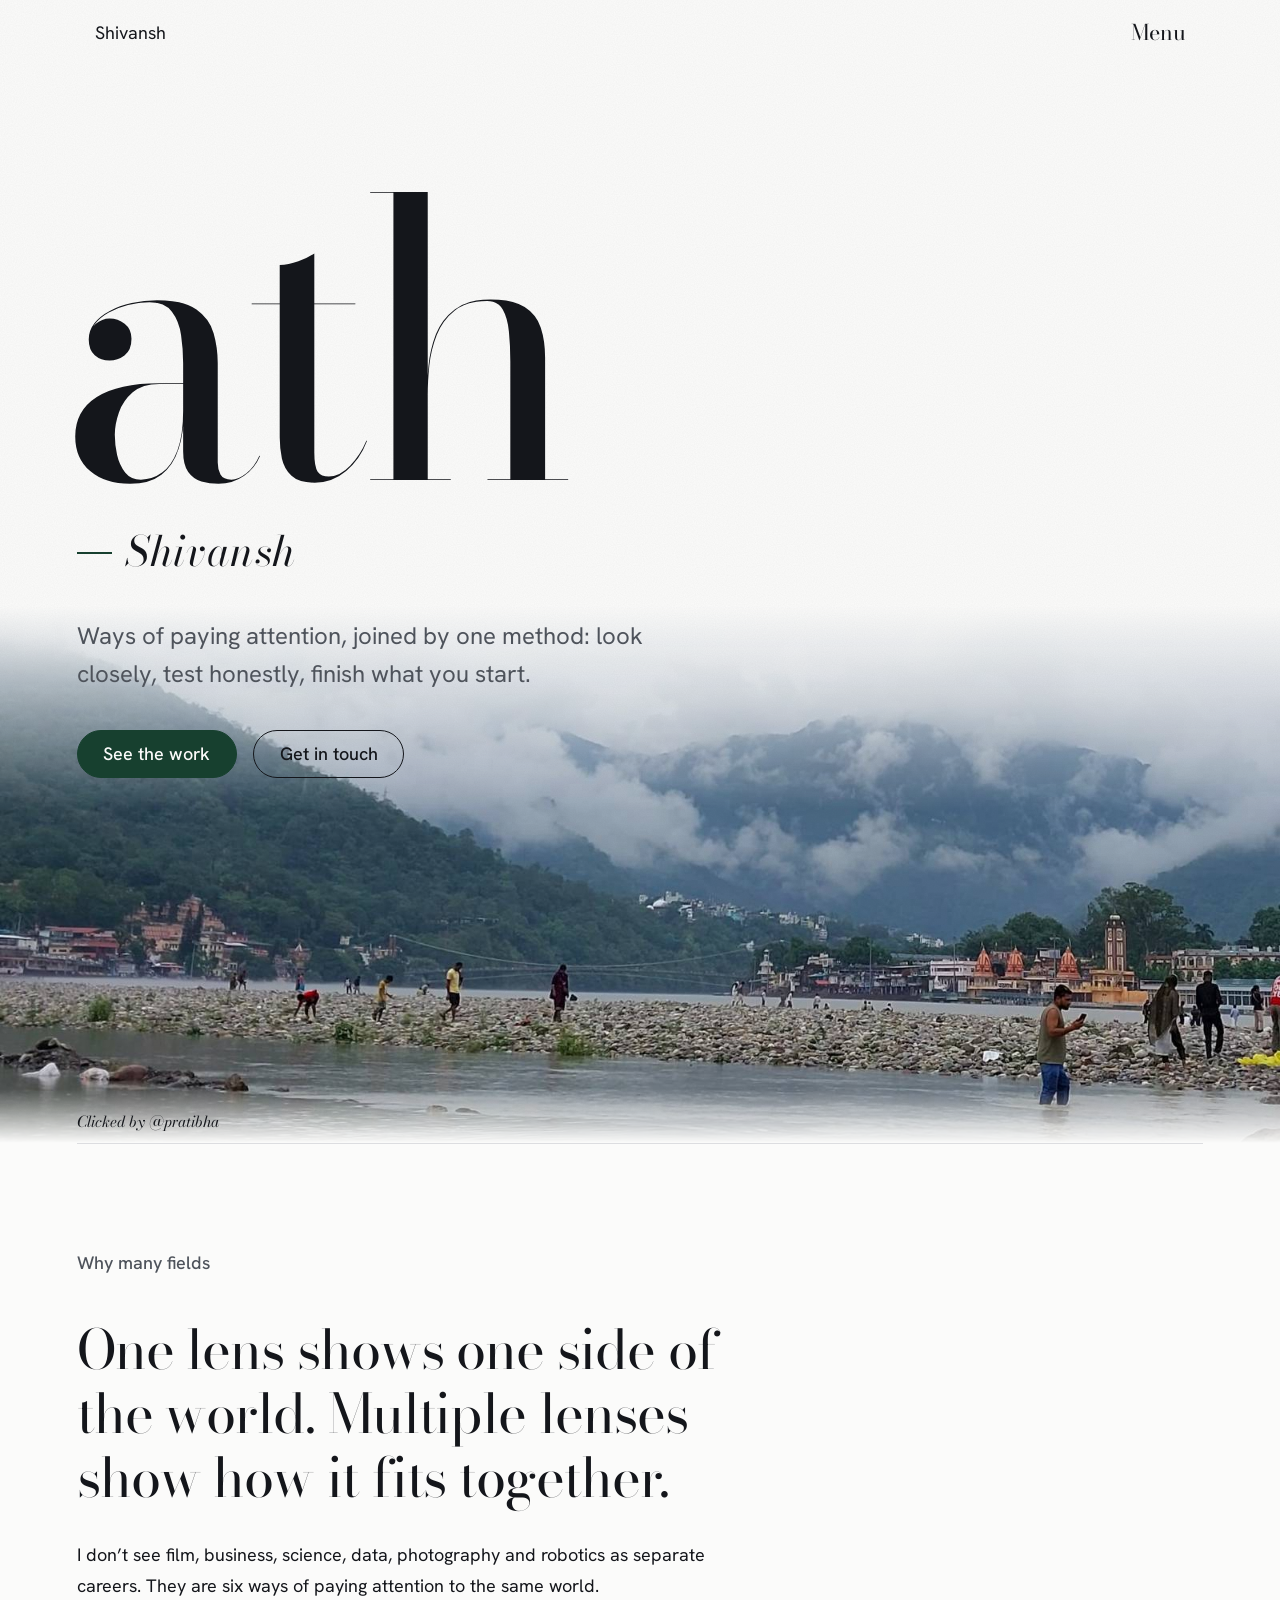
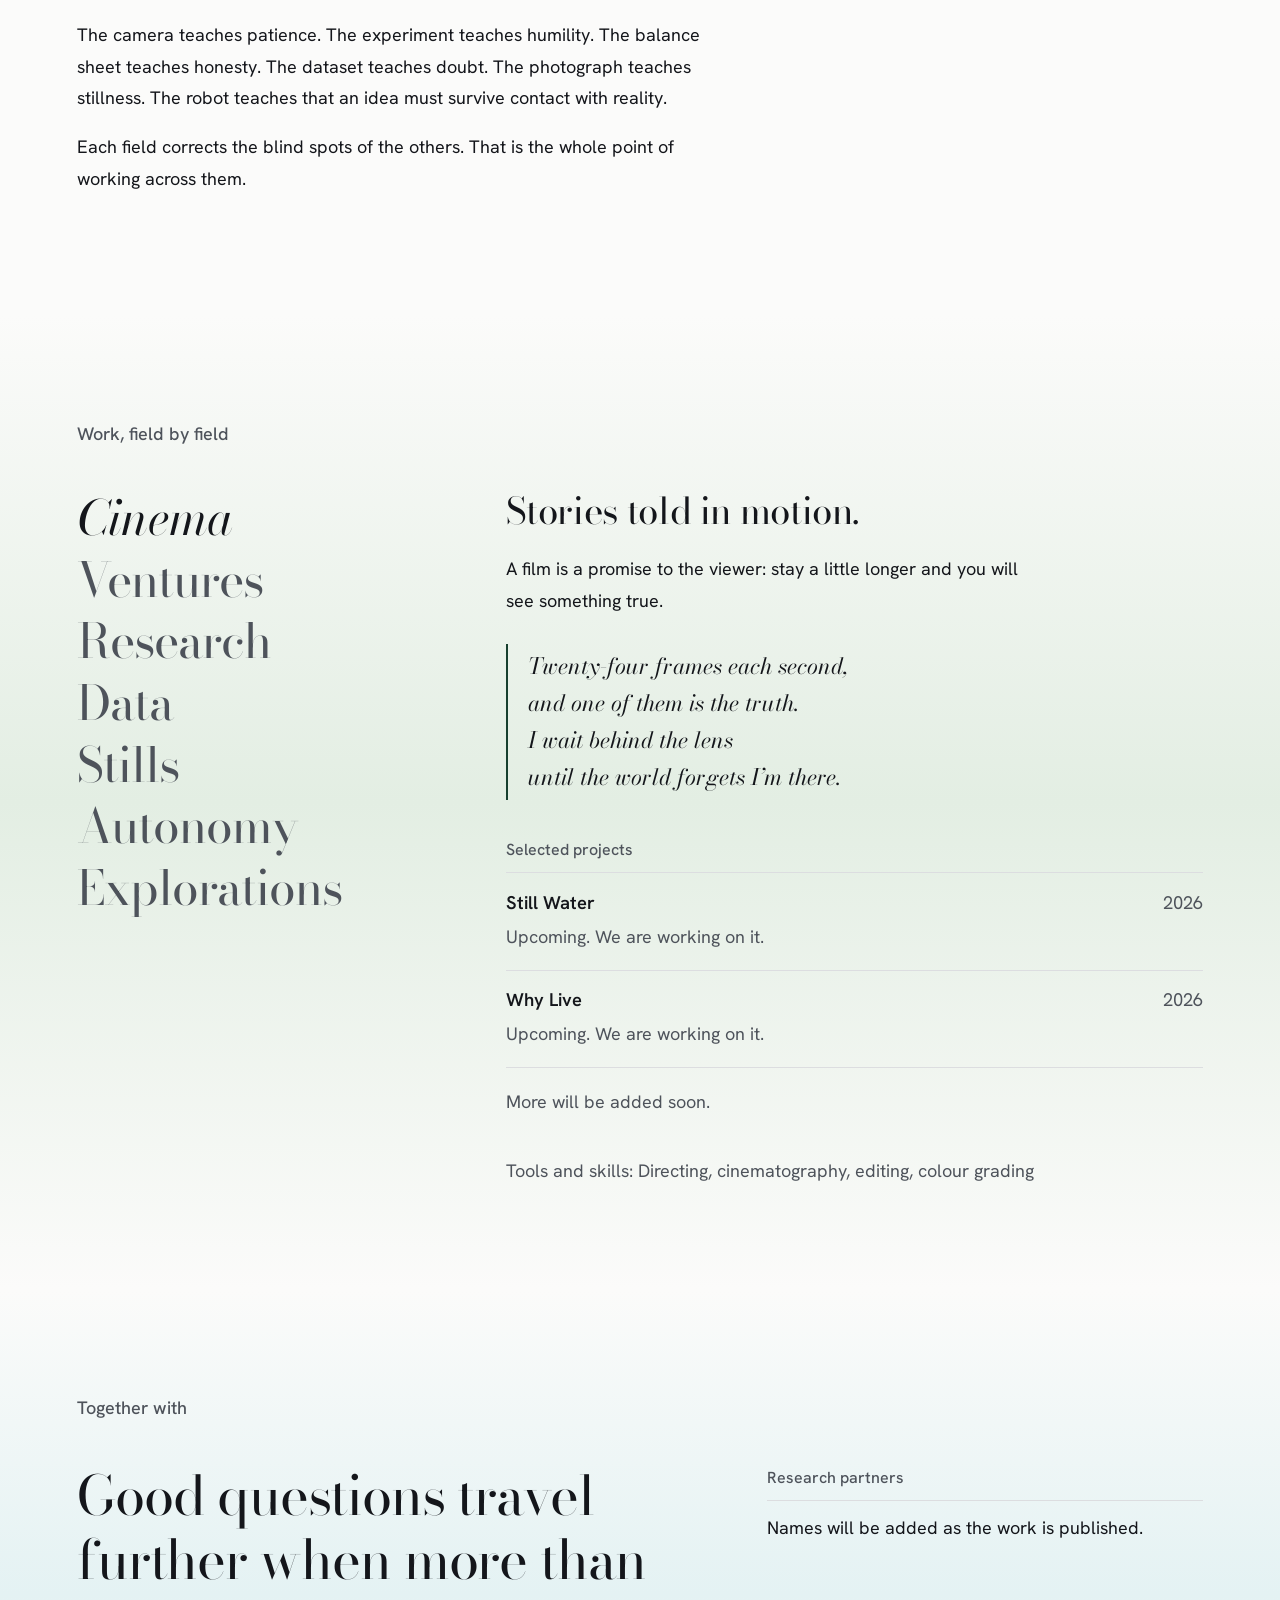
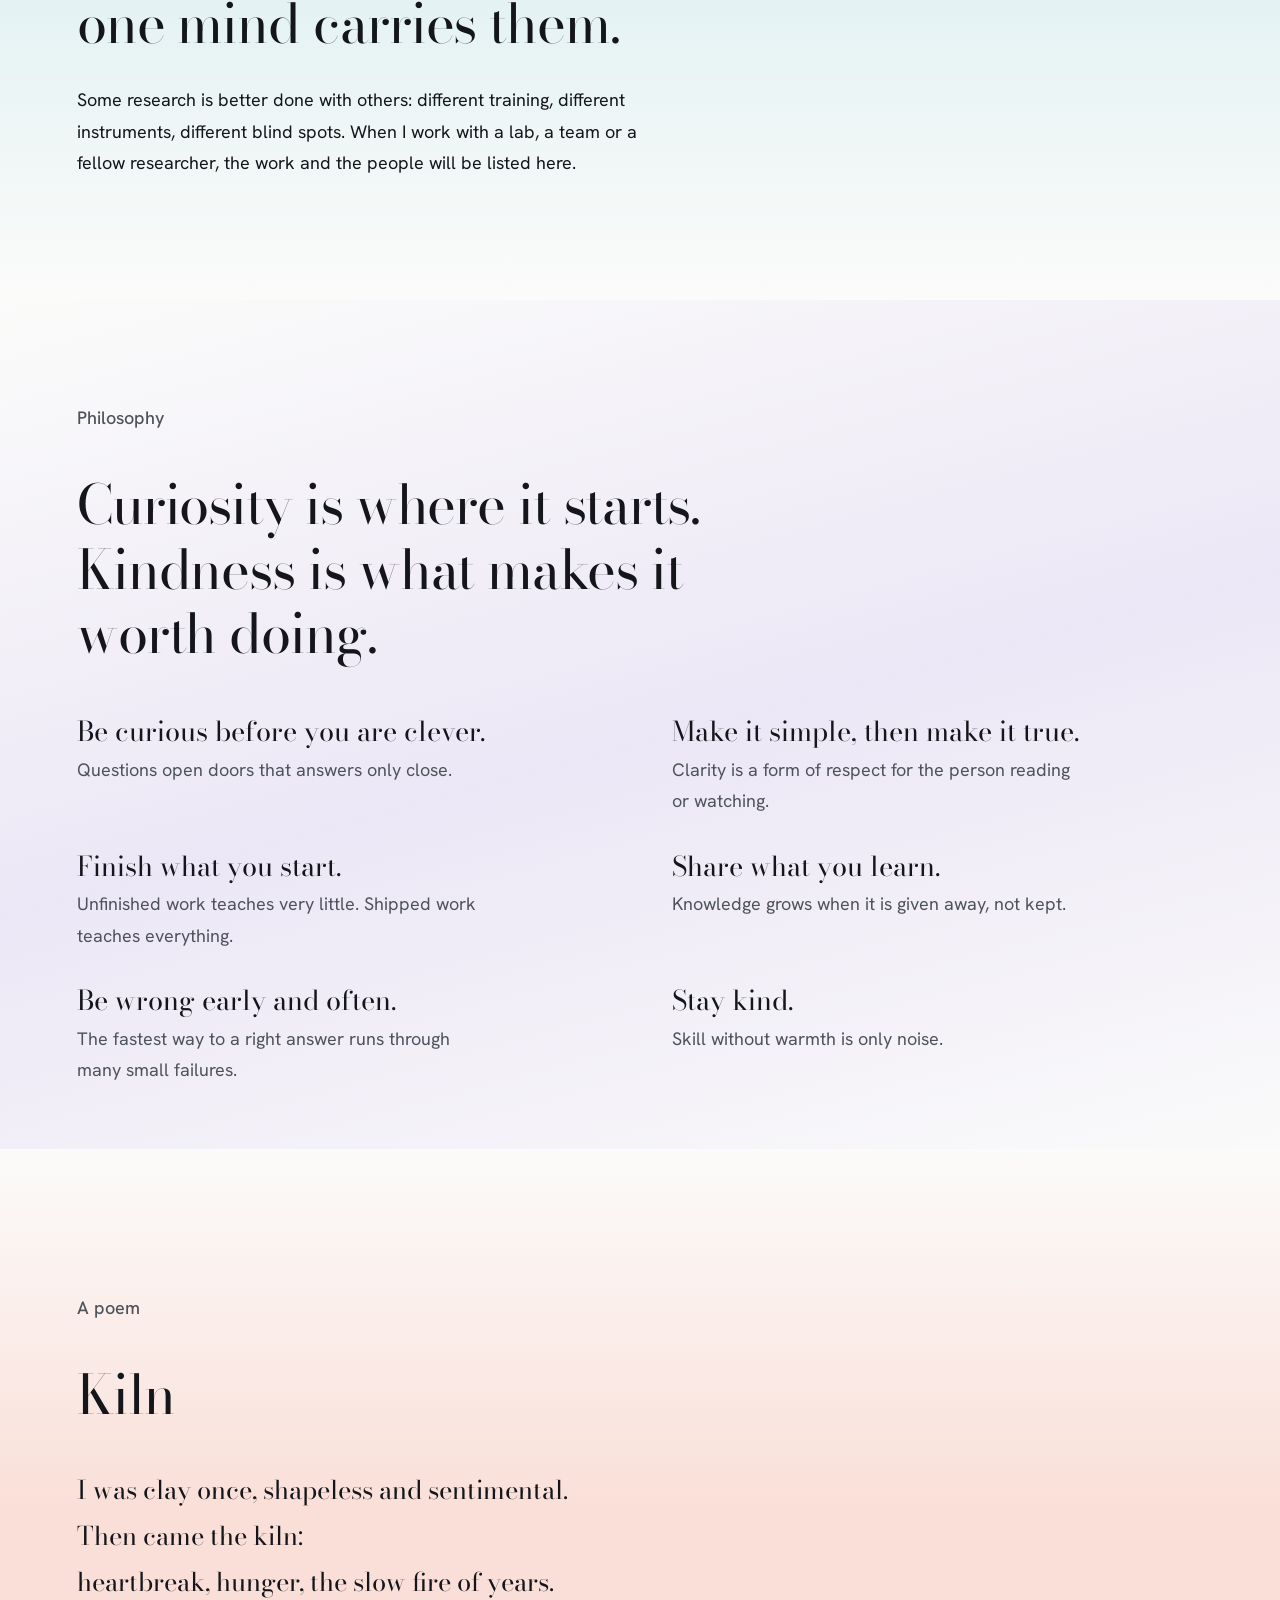
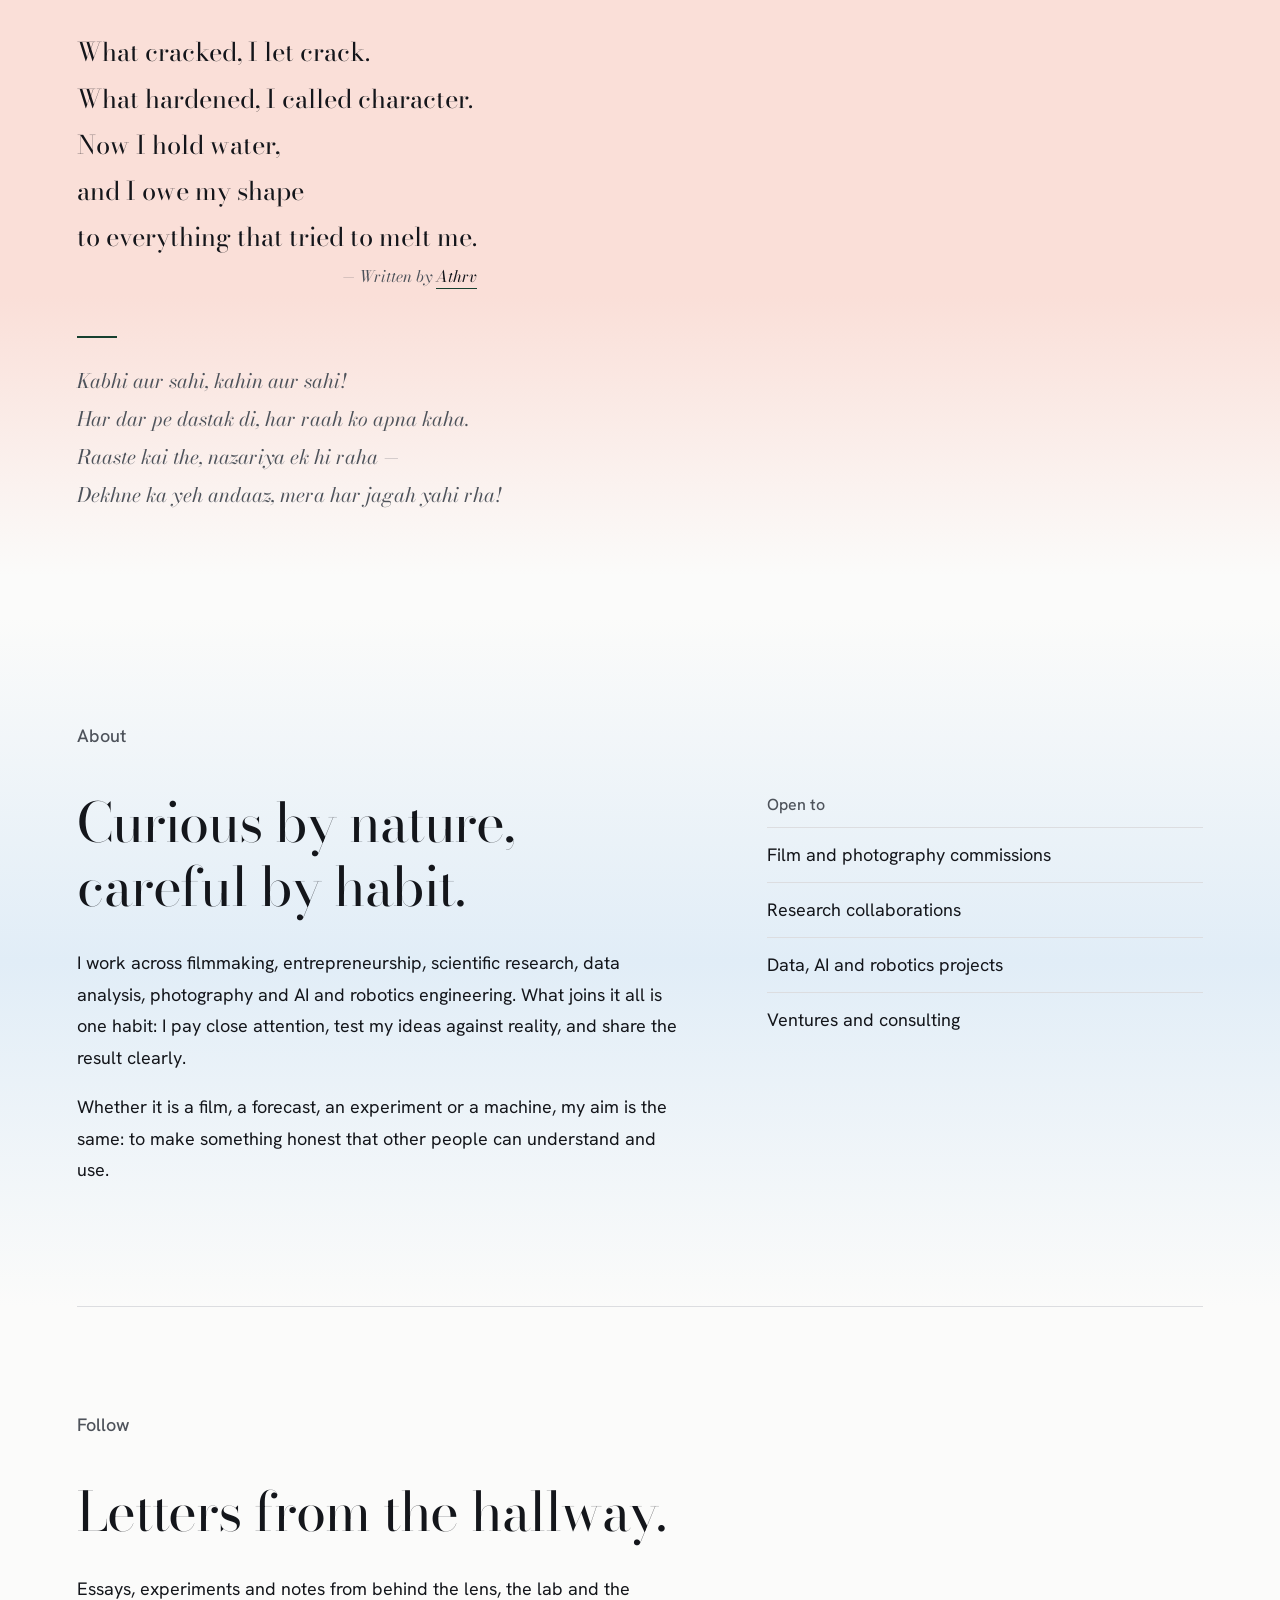
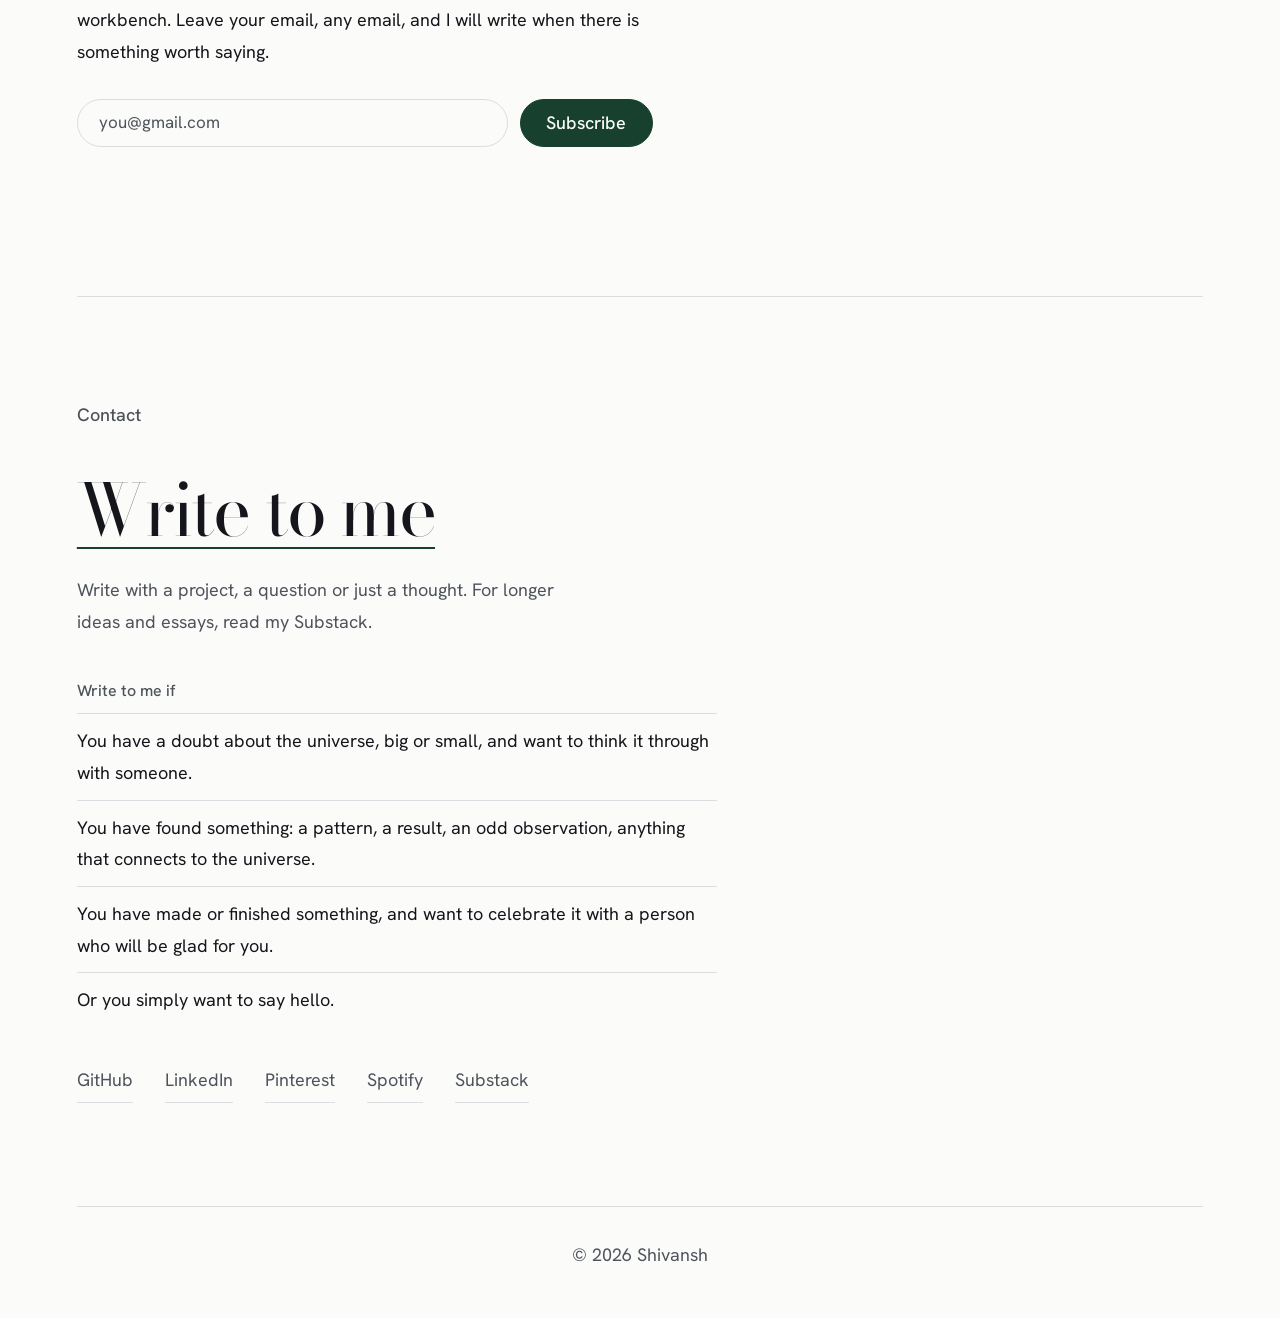
<file: index (8).html>
<!DOCTYPE html>
<html lang="en">
<head>
<meta charset="utf-8">
<meta name="viewport" content="width=device-width, initial-scale=1, viewport-fit=cover">
<title>Shivansh — cinema, ventures, research, autonomy</title>
<link rel="preconnect" href="https://fonts.googleapis.com">
<link rel="preconnect" href="https://fonts.gstatic.com" crossorigin>
<link href="https://fonts.googleapis.com/css2?family=Bodoni+Moda:ital,opsz,wght@0,6..96,400;1,6..96,400&family=Hanken+Grotesk:wght@400;500;600&display=swap" rel="stylesheet">
<style>
:root{--bg:#FBFBFA;--ink:#14161B;--mute:#4E535B;--line:#DCDDE0;--accent:#17402F;color-scheme:light;
  box-sizing:border-box;padding-top:env(safe-area-inset-top,0px);padding-bottom:env(safe-area-inset-bottom,0px)}
html{-webkit-text-size-adjust:100%;text-size-adjust:100%;scroll-padding-top:calc(3.5rem + env(safe-area-inset-top,0px));scroll-behavior:smooth}
*,*::before,*::after{box-sizing:inherit}
body{margin:0;background:var(--bg);color:var(--ink);font:400 1.125rem/1.75 "Hanken Grotesk",system-ui,sans-serif}
a{color:inherit}
:focus-visible{outline:2px solid var(--accent);outline-offset:4px}
.wrap{max-width:80rem;margin:0 auto;padding:0 clamp(1.25rem,6vw,5rem)}
.serif{font-family:"Bodoni Moda",Georgia,serif;font-weight:400}
.top{display:flex;justify-content:space-between;align-items:center;padding:1.5rem 0;flex-wrap:wrap;gap:.5rem 1.5rem}
.top a{text-decoration:none;color:var(--mute)}
.top a:hover,.top a.home{color:var(--ink)}
.top nav a{margin-left:1.5rem}
.hero{padding:clamp(3rem,10vw,7rem) 0 clamp(4rem,9vw,7rem)}
.hero-h{margin:0;font-weight:400}
.mark{display:block;margin:0 0 0 -.05em;font-size:clamp(8rem,30vw,24rem);line-height:.82;letter-spacing:-.04em}
.roles{margin:2.5rem 0 1rem;font-size:clamp(1.25rem,2.6vw,1.6rem);line-height:1.5;max-width:36rem}
.hero p.sub{margin:0;color:var(--mute);max-width:34rem}
section.s{padding:clamp(3.5rem,8vw,6.5rem) 0;border-top:1px solid var(--line)}
.label{margin:0 0 2.5rem;color:var(--mute);font-weight:500}
.big{margin:0;font-size:clamp(1.9rem,4.8vw,3.4rem);line-height:1.18;letter-spacing:-.02em;max-width:44rem}
.body{max-width:40rem;margin:1.75rem 0 0}
.body p{margin:0 0 1.1rem}
.work{display:grid;gap:2.5rem}
.list{display:flex;flex-wrap:wrap;gap:.25rem 1.5rem;align-self:start}
.list button{all:unset;cursor:pointer;font-family:"Bodoni Moda",Georgia,serif;font-size:clamp(1.6rem,4.4vw,3rem);line-height:1.2;letter-spacing:-.02em;color:var(--mute);transition:color .25s}
@media(hover:hover){.list button:hover{color:var(--ink)}}
.list button[aria-pressed="true"]{color:var(--ink);font-style:italic}
.list button:focus-visible{outline:2px solid var(--accent);outline-offset:4px}
.detail{animation:in .35s ease}
@keyframes in{from{opacity:0;transform:translateY(6px)}to{opacity:1;transform:none}}
.lead{margin:0 0 1.25rem;font-size:clamp(1.6rem,3.2vw,2.3rem);line-height:1.2;letter-spacing:-.01em;max-width:32rem}
.thought{margin:0 0 1.75rem;max-width:34rem}
.poem{margin:0 0 2.25rem;padding:.25rem 0 .25rem 1.25rem;border-left:2px solid var(--accent);font:italic 400 clamp(1.15rem,2vw,1.4rem)/1.65 "Bodoni Moda",Georgia,serif;white-space:pre-line}
.sm{margin:0 0 .5rem;color:var(--mute);font-weight:500;font-size:1rem}
.proj{padding:1.1rem 0;border-top:1px solid var(--line)}
.proj h3{margin:0;font:600 1.15rem/1.4 "Hanken Grotesk",sans-serif;display:flex;justify-content:space-between;gap:1rem}
.proj h3 span{font-weight:400;color:var(--mute)}
.proj h3 a.plink{text-decoration:none;border-bottom:1px solid var(--accent);align-self:flex-start;min-height:44px;display:inline-flex;align-items:center}
.proj h3 a.plink:hover{color:var(--accent)}
.proj p{margin:.25rem 0 0;color:var(--mute);max-width:34rem}
.tools{margin:1.25rem 0 0;color:var(--mute)}
.soon{margin:0;padding:1.1rem 0;border-top:1px solid var(--line);color:var(--mute)}
.pr{display:grid;gap:2rem 4rem;margin:0;padding:0;list-style:none}
.pr b{display:block;font:400 clamp(1.4rem,2.4vw,1.7rem)/1.25 "Bodoni Moda",Georgia,serif;margin-bottom:.35rem}
.pr span{color:var(--mute);display:block;max-width:26rem}
.long{margin:0;max-width:34rem;font:400 clamp(1.25rem,2.2vw,1.6rem)/1.8 "Bodoni Moda",Georgia,serif;white-space:pre-line}
.long+.long{margin-top:1.5rem}
.long.sig{width:fit-content;max-width:100%}
.by{display:block;margin:.35rem 0 0;text-align:right;color:var(--mute);font:italic 400 1rem/1.4 "Bodoni Moda",Georgia,serif;letter-spacing:0}
.by a{color:var(--ink);text-decoration:none;border-bottom:1px solid var(--accent)}
.by a:hover{color:var(--accent)}
.coda{margin:3rem 0 0;max-width:34rem;font-style:italic;font-size:clamp(1.05rem,1.8vw,1.25rem);line-height:1.9;color:var(--mute)}
.coda::before{content:"";display:block;width:2.5rem;height:2px;background:var(--accent);margin-bottom:1.5rem}
.close{margin:2.5rem 0 0;color:var(--mute);max-width:34rem}
.close.sh{font-style:italic;font-size:clamp(1.15rem,2vw,1.4rem);line-height:1.9;color:var(--ink)}
.about{display:grid;gap:2.5rem}
.open{margin:0;padding:0;list-style:none}
.open li{padding:.7rem 0;border-top:1px solid var(--line)}
.reach{margin:2.5rem 0 0;max-width:40rem}
.mail{display:inline-block;font-size:clamp(1.6rem,6.2vw,4.5rem);line-height:1.1;letter-spacing:-.03em;text-decoration:underline;text-decoration-thickness:2px;text-underline-offset:.15em;text-decoration-color:var(--accent);overflow-wrap:anywhere}
.mail:hover{color:var(--accent)}
.note{margin:1.5rem 0 0;color:var(--mute);max-width:32rem}
.links{display:flex;flex-wrap:wrap;gap:.5rem 2rem;margin:2rem 0 0;padding:0;list-style:none}
.links a{color:var(--mute);text-decoration:none;border-bottom:1px solid var(--line);padding-bottom:.1rem}
.links a:hover{color:var(--ink);border-color:var(--accent)}
footer{padding:2rem 0 3rem;color:var(--mute);border-top:1px solid var(--line);text-align:center}
@media(min-width:56rem){.work{grid-template-columns:minmax(0,4fr) minmax(0,8fr);gap:5rem}.list{flex-direction:column;position:sticky;top:2rem;gap:.25rem}.pr{grid-template-columns:1fr 1fr}.about{grid-template-columns:1.4fr 1fr;gap:5rem}}
@media(prefers-reduced-motion:reduce){*{transition:none!important;animation:none!important;scroll-behavior:auto!important}}

/* ---- Mobile ---- */
.top a,.links a{min-height:44px;display:inline-flex;align-items:center}
@media(max-width:55.99rem){
  .work{grid-template-columns:6.9rem minmax(0,1fr);gap:1.25rem;align-items:start}
  .list{position:sticky;top:1.25rem;flex-direction:column;flex-wrap:nowrap;overflow:visible;gap:.15rem;margin:0;padding:0;background:none;border:0;align-self:start}
  .list button{flex:none;display:block;min-height:44px;padding:.5rem 0 .5rem .7rem;font-size:1.05rem;line-height:1.3;letter-spacing:-.01em;border:0;border-left:2px solid var(--line);border-radius:0;background:none;overflow-wrap:anywhere;transition:color .25s,border-color .25s}
  .list button[aria-pressed="true"]{border-left-color:var(--accent);background:none}
  .lead{font-size:1.4rem}
  .thought,.proj p{max-width:none}
}
@media(max-width:40rem){
  body{font-size:1.0625rem;line-height:1.7}
  .top{padding:1rem 0;gap:.25rem 1rem}
  .top nav{display:flex;flex-wrap:wrap;gap:0 1.1rem}
  .top nav a{margin-left:0;font-size:1rem}
  .hero{padding:2rem 0 3rem}
  .mark{font-size:clamp(7rem,38vw,10rem)}
  .hero-name{margin-top:1.1rem}
  .roles{margin-top:1.75rem}
  section.s{padding:3rem 0}
  .label{margin-bottom:1.5rem}
  .body{margin-top:1.25rem}
  .proj h3{flex-direction:column;gap:.1rem}
  .poem{padding-left:.8rem;font-size:1.05rem}
  .pr{gap:1.5rem}
  .pr span{max-width:none}
  .long{line-height:1.7}
  .links{gap:0 1.5rem}
  .mail{font-size:clamp(1.3rem,6.4vw,2rem)}
  footer{padding:1.5rem 0 2rem}
}

/* ---- Hero refresh ---- */
.roles{font-size:clamp(1.35rem,3vw,2rem);line-height:1.45;max-width:44rem;letter-spacing:-.01em}
.roles span{white-space:nowrap}
.roles span:not(:last-child)::after{content:"";display:inline-block;width:.3em;height:.3em;border-radius:50%;background:var(--accent);margin:0 .7em;vertical-align:middle;position:relative;top:-.05em}
.cta{display:flex;flex-wrap:wrap;gap:.75rem 1rem;margin-top:2.25rem}
.btn{display:inline-flex;align-items:center;min-height:48px;padding:0 1.6rem;border:1px solid var(--ink);border-radius:999px;text-decoration:none;font-weight:500;transition:background .25s,color .25s,border-color .25s}
.btn.primary{background:var(--accent);border-color:var(--accent);color:var(--bg)}
@media(hover:hover){.btn:hover{border-color:var(--accent);color:var(--accent)}.btn.primary:hover{background:transparent;color:var(--accent)}}
@media(max-width:40rem){.roles{font-size:1.3rem}.cta{margin-top:1.75rem}.btn{flex:1 1 auto;justify-content:center}}
.hero p.sub{margin-top:2.5rem;font-size:clamp(1.15rem,2.4vw,1.5rem);line-height:1.6;max-width:36rem}
@media(max-width:40rem){.hero p.sub{margin-top:1.75rem}}

/* ---- Menu ---- */
.menu-btn{all:unset;cursor:pointer;box-sizing:border-box;min-height:44px;display:inline-flex;align-items:center;font-family:"Bodoni Moda",Georgia,serif;font-size:1.35rem;letter-spacing:-.01em;color:var(--ink);background:linear-gradient(var(--accent),var(--accent)) 0 calc(100% - .55rem)/0 2px no-repeat;transition:background-size .3s}
.menu-btn:hover,.menu-btn:focus-visible,.menu-btn[aria-expanded="true"]{background-size:100% 2px}
.menu-btn:focus-visible{outline:2px solid var(--accent);outline-offset:4px}
.menu{position:fixed;inset:0;z-index:50;background:var(--bg);color:var(--ink);overflow-y:auto;padding-top:env(safe-area-inset-top,0px);padding-bottom:env(safe-area-inset-bottom,0px);animation:in .3s ease}
.menu[hidden]{display:none}
.menu-top{display:flex;justify-content:space-between;align-items:center;padding:1.5rem 0}
.menu-mark{font-size:1.35rem}
.menu>.wrap{min-height:100%;display:flex;flex-direction:column}
.menu-nav{flex:1;display:flex;flex-direction:column;align-items:center;justify-content:center;text-align:center;gap:.4rem;padding:1.5rem 0 4rem}
.menu-nav a{text-decoration:none;font-size:clamp(2.8rem,10vw,6.5rem);line-height:1.1;letter-spacing:-.03em;padding:.15em 0;color:var(--ink);background:linear-gradient(var(--accent),var(--accent)) 0 calc(100% - .1em)/0 3px no-repeat;transition:background-size .4s ease,color .25s}
.menu-nav a:hover,.menu-nav a:focus-visible,.menu-nav a.on{background-size:100% 3px;color:var(--accent)}
body.menu-open{overflow:hidden}
@media(max-width:40rem){.menu-top{padding:1rem 0}}

/* ---- Subscribe form ---- */
.sr{position:absolute;width:1px;height:1px;overflow:hidden;clip:rect(0 0 0 0);white-space:nowrap}
.hp{position:absolute;left:-9999px;opacity:0;height:0;width:0}
.sub-form{display:flex;flex-wrap:wrap;gap:.75rem;margin-top:2rem;max-width:36rem}
.sub-form input[type=email]{flex:1 1 15rem;min-width:0;min-height:48px;padding:0 1.35rem;border:1px solid var(--line);border-radius:999px;background:transparent;color:var(--ink);font:inherit;font-size:1.0625rem}
.sub-form input[type=email]::placeholder{color:var(--mute)}
.sub-form input[type=email]:focus{border-color:var(--accent)}
.sub-form button.btn{font:inherit;font-weight:500;cursor:pointer;background:var(--accent);color:var(--bg)}
.sub-form button.btn:disabled{opacity:.6;cursor:default}
.sub-msg{margin:1rem 0 0;min-height:1.7em;color:var(--mute)}
.sub-msg.ok{color:var(--accent)}
.hero-name{display:block;margin-top:1.75rem;font-size:clamp(1.5rem,3.4vw,2.6rem);line-height:1.2;letter-spacing:.01em;font-style:italic;color:var(--ink)}
.hero-name::before{content:"";display:inline-block;width:2.2rem;height:2px;background:var(--accent);vertical-align:middle;margin-right:.9rem;position:relative;top:-.08em}

/* ---- Floating glass header ---- */
.top{--gx:clamp(1.25rem,6vw,5rem);position:fixed;top:0;left:0;right:0;z-index:40;flex-wrap:nowrap;
  padding:calc(.6rem + env(safe-area-inset-top,0px)) max(var(--gx),calc((100vw - 80rem)/2 + var(--gx))) .6rem;
  background:transparent;border-bottom:1px solid transparent;
  transition:transform .45s cubic-bezier(.2,.7,.2,1),opacity .35s ease,background-color .3s ease,border-color .3s ease,backdrop-filter .3s ease}
.top a.home,.top .menu-btn{padding:.2rem 1.05rem;border-radius:999px;border:1px solid transparent;text-decoration:none;transition:background-color .3s ease,border-color .3s ease,color .25s ease,background-size .3s}
.top .menu-btn{background-image:linear-gradient(var(--accent),var(--accent));background-repeat:no-repeat;background-origin:content-box;background-position:0 calc(100% - .3rem);background-size:0 2px}
.top .menu-btn:hover,.top .menu-btn:focus-visible,.top .menu-btn:active{background-size:100% 2px}
.top.glass a.home,.top.glass .menu-btn{background-color:color-mix(in srgb,var(--bg) 10%,transparent);-webkit-backdrop-filter:blur(16px) saturate(1.05);backdrop-filter:blur(16px) saturate(1.05);border-color:transparent}
.top.away{transform:translateY(-100%);opacity:0;pointer-events:none}
#top{padding-top:4.5rem}
@media(max-width:40rem){.top{padding-top:calc(.35rem + env(safe-area-inset-top,0px));padding-bottom:.35rem}#top{padding-top:3.75rem}}
@media(prefers-reduced-motion:reduce){.top{transition:none!important}}

/* ---- Section backgrounds ---- */
section.s.tint,section.s.paper,section.s.deep{background:var(--sbg);color:var(--ink);box-shadow:0 0 0 100vmax var(--sbg);clip-path:inset(0 -100vmax)}
section.s.tint{--sbg:#EDF2EC;--line:#CBD6CB}
section.s.paper{background:none;box-shadow:none;clip-path:none;position:relative;isolation:isolate;border-top-color:transparent}
section.s.paper::before{content:"";position:absolute;z-index:-1;top:calc(-1 * var(--up));bottom:var(--up);left:50%;width:100vw;transform:translateX(-50%);background:linear-gradient(to bottom,var(--bg) 0%,#FADFD8 35%,#FADFD8 100%)}
section.s.paper{--pb:clamp(3.5rem,8vw,6.5rem);--up:2.5rem}
.fz{position:relative;margin-top:3rem}
.fz .coda{margin-top:0}
.fz::before{content:"";position:absolute;z-index:-1;top:calc(-1 * var(--up));bottom:calc(var(--up) - var(--pb));left:50%;width:100vw;transform:translateX(-50%);background:linear-gradient(to bottom,#FADFD8 0%,var(--bg) 100%)}
@media(max-width:40rem){section.s.paper{--pb:3rem}}
/* ---- Test backgrounds (soft, fade into white) ---- */
section.s.fade{position:relative;isolation:isolate;border-top-color:transparent}
section.s.fade::before{content:"";position:absolute;z-index:-1;top:0;bottom:0;left:50%;width:100vw;transform:translateX(-50%);background:var(--g)}
section.s.sage{--g:linear-gradient(to bottom,var(--bg) 0%,#E3EEE3 50%,var(--bg) 100%)}
section.s.mist{--g:linear-gradient(165deg,var(--bg) 0%,#ECE7F6 50%,var(--bg) 100%)}
section.s.sky{--g:linear-gradient(to bottom,var(--bg) 0%,#E1EDF7 50%,var(--bg) 100%)}
section.s.teal{--g:linear-gradient(to bottom,var(--bg) 0%,#E4F2F3 50%,var(--bg) 100%)}
section.s.butter{--g:radial-gradient(ellipse 65% 75% at 50% 50%,#FBEFCB 0%,var(--bg) 100%)}
body{overflow-x:clip}
section.s.deep{--sbg:#17402F;--ink:#F3F1EA;--mute:#B7C5BC;--line:rgba(243,241,234,.2);--accent:#A8DBBE;--bg:#17402F}
section.s.deep .btn.primary{color:#0F2B20}
.hint{display:none}
.menu .hint{margin:0;padding:.25rem 0 0;text-align:center}
@media(max-width:55.99rem){.hint{display:block;margin:1.75rem 0 0;color:var(--mute);font:italic 400 1rem/1.5 "Bodoni Moda",Georgia,serif}}
/* ---- Hero: film feel (light leak + grain + subtitle-style reveal) ---- */
.hero{position:relative;isolation:isolate}
.hero::after{content:"";position:absolute;z-index:-1;top:-4.5rem;bottom:0;left:50%;margin-left:-50vw;width:100vw;pointer-events:none;-webkit-mask-image:linear-gradient(to bottom,#000 55%,transparent 100%);mask-image:linear-gradient(to bottom,#000 55%,transparent 100%)}
.hero::after{background-image:url("data:image/svg+xml;utf8,<svg xmlns='http://www.w3.org/2000/svg' width='160' height='160'><filter id='n'><feTurbulence type='fractalNoise' baseFrequency='.9' numOctaves='2' stitchTiles='stitch'/><feColorMatrix values='0 0 0 0 0 0 0 0 0 0 0 0 0 0 0 0 0 0 .6 0'/></filter><rect width='100%' height='100%' filter=%27url(%23n)%27/></svg>");opacity:.06}
@keyframes rise{from{opacity:0;transform:translateY(14px)}to{opacity:1;transform:none}}
.hero .mark{animation:rise 1.1s cubic-bezier(.2,.7,.2,1) .05s both}
.hero .hero-name{animation:rise .9s ease .55s both}
.hero p.sub{animation:rise .9s ease 1s both}
.hero .cta{animation:rise .9s ease 1.4s both}
@media(max-width:40rem){.hero::before,.hero::after{top:-3.75rem}}
/* ---- Hero photo: sits under the text, clouds melt into the white page ---- */
.hero{--ph:clamp(17rem,42vw,36rem);padding-bottom:calc(var(--ph)*.68)}
.hero-photo{position:absolute;z-index:-1;bottom:0;left:50%;margin-left:-50vw;width:100vw;height:var(--ph);pointer-events:none;background:url([data-uri]) center 82%/cover no-repeat;-webkit-mask-image:linear-gradient(to bottom,transparent 0%,#000 38%,#000 90%,transparent 100%);mask-image:linear-gradient(to bottom,transparent 0%,#000 38%,#000 90%,transparent 100%);animation:photoIn 1.8s ease .3s both}
.photo-credit{position:absolute;left:0;bottom:.7rem;margin:0;font:italic 400 .95rem/1.4 "Bodoni Moda",Georgia,serif;color:var(--ink);opacity:.8;animation:photoIn 1.8s ease .8s both}
@keyframes photoIn{from{opacity:0}to{opacity:1}}
.hero::after{-webkit-mask-image:linear-gradient(to bottom,#000 85%,transparent 100%);mask-image:linear-gradient(to bottom,#000 85%,transparent 100%)}
/* ---- Menu: Credits submenu ---- */
.menu-credits{padding:0 0 3rem;text-align:center}
.cred-btn{all:unset;cursor:pointer;box-sizing:border-box;min-height:44px;display:inline-flex;align-items:center;gap:.55rem;font-family:"Bodoni Moda",Georgia,serif;font-size:clamp(1.35rem,3vw,1.8rem);letter-spacing:-.01em;color:var(--mute);background:linear-gradient(var(--accent),var(--accent)) 0 calc(100% - .35rem)/0 2px no-repeat;transition:background-size .3s,color .25s}
.cred-btn:hover,.cred-btn:focus-visible,.cred-btn[aria-expanded="true"]{background-size:100% 2px;color:var(--ink)}
.cred-btn:focus-visible{outline:2px solid var(--accent);outline-offset:4px}
.cred-btn i{font-style:normal;display:inline-block;transition:transform .3s}
.cred-btn[aria-expanded="true"] i{transform:rotate(45deg)}
.cred-panel{max-width:34rem;margin:1.5rem auto 0;text-align:left;animation:in .3s ease}
.cred-panel[hidden]{display:none}
.cred-note{margin:0 0 1rem;color:var(--mute);font-size:1rem;line-height:1.6}
.cred-list{margin:0;padding:0;list-style:none}
.cred-list li{padding:1rem 0;border-top:1px solid var(--line)}
.cred-name{display:block;font:400 1.4rem/1.25 "Bodoni Moda",Georgia,serif}
.cred-what{display:block;margin-top:.15rem;color:var(--mute);font-size:1rem;line-height:1.5}
.cred-meta{display:flex;flex-wrap:wrap;align-items:center;gap:0 1.25rem;margin-top:.35rem;font-size:.95rem;color:var(--mute)}
.cred-meta a{min-height:44px;display:inline-flex;align-items:center;color:var(--ink);text-decoration:none;border-bottom:1px solid var(--accent)}
.cred-meta a:hover{color:var(--accent)}
.cred-perm{font-style:italic}
</style>
</head>
<body>
<div class="wrap">
  <header class="top"><a class="home" href="#top">Shivansh</a><button type="button" class="menu-btn serif" id="menuBtn" aria-expanded="false" aria-controls="menu">Menu</button></header>
  <main id="top">
    <div class="hero">
      <div class="hero-photo" role="img" aria-label="Mist over green hills and a river, with people along the bank"></div>
      <p class="photo-credit">Clicked by @pratibha</p>
      <h1 class="hero-h serif" aria-label="Shivansh"><span class="mark" aria-hidden="true">ath</span><span class="hero-name">Shivansh</span></h1>
      <p class="sub">Ways of paying attention, joined by one method: look closely, test honestly, finish what you start.</p>
      <div class="cta"><a class="btn primary" href="#work">See the work</a><a class="btn" href="#contact">Get in touch</a></div>
    </div>

    <section class="s" id="why">
      <p class="label">Why many fields</p>
      <p class="big serif">One lens shows one side of the world. Multiple lenses show how it fits together.</p>
      <div class="body">
        <p>I don’t see film, business, science, data, photography and robotics as separate careers. They are six ways of paying attention to the same world.</p>
        <p>The camera teaches patience. The experiment teaches humility. The balance sheet teaches honesty. The dataset teaches doubt. The photograph teaches stillness. The robot teaches that an idea must survive contact with reality.</p>
        <p>Each field corrects the blind spots of the others. That is the whole point of working across them.</p>
      </div>
    </section>

    <section class="s fade sage" id="work">
      <p class="label">Work, field by field</p>
      <div class="work">
        <div class="list" id="list"></div>
        <div class="detail" id="detail" aria-live="polite"></div>
      </div>
    </section>

    <section class="s fade teal" id="collab">
      <p class="label">Together with</p>
      <div class="about">
        <div>
          <p class="big serif">Good questions travel further when more than one mind carries them.</p>
          <div class="body">
            <p>Some research is better done with others: different training, different instruments, different blind spots. When I work with a lab, a team or a fellow researcher, the work and the people will be listed here.</p>
          </div>
        </div>
        <div>
          <p class="sm">Research partners</p>
          <ul class="open"><li>Names will be added as the work is published.</li></ul>
        </div>
      </div>
    </section>

    <section class="s fade mist" id="philosophy">
      <p class="label">Philosophy</p>
      <p class="big serif">Curiosity is where it starts. Kindness is what makes it worth doing.</p>
      <ul class="pr" style="margin-top:3rem">
        <li><b>Be curious before you are clever.</b><span>Questions open doors that answers only close.</span></li>
        <li><b>Make it simple, then make it true.</b><span>Clarity is a form of respect for the person reading or watching.</span></li>
        <li><b>Finish what you start.</b><span>Unfinished work teaches very little. Shipped work teaches everything.</span></li>
        <li><b>Share what you learn.</b><span>Knowledge grows when it is given away, not kept.</span></li>
        <li><b>Be wrong early and often.</b><span>The fastest way to a right answer runs through many small failures.</span></li>
        <li><b>Stay kind.</b><span>Skill without warmth is only noise.</span></li>
      </ul>
    </section>

    <section class="s paper" id="poem">
      <p class="label">A poem</p>
      <p class="big serif" style="margin-bottom:2.5rem">Kiln</p>
      <p class="long">I was clay once, shapeless and sentimental.
Then came the kiln:
heartbreak, hunger, the slow fire of years.</p>
      <p class="long sig">What cracked, I let crack.
What hardened, I called character.
Now I hold water,
and I owe my shape
to everything that tried to melt me.<span class="by">— Written by <a href="https://substack.com/@meathrvv" target="_blank" rel="noopener">Athrv</a></span></p>
      <div class="fz"><p class="coda serif">Kabhi aur sahi, kahin aur sahi!<br>Har dar pe dastak di, har raah ko apna kaha.<br>Raaste kai the, nazariya ek hi raha —<br>Dekhne ka yeh andaaz, mera har jagah yahi rha!</p></div>
    </section>

    <section class="s fade sky" id="about">
      <p class="label">About</p>
      <div class="about">
        <div>
          <p class="big serif">Curious by nature, careful by habit.</p>
          <div class="body">
            <p>I work across filmmaking, entrepreneurship, scientific research, data analysis, photography and AI and robotics engineering. What joins it all is one habit: I pay close attention, test my ideas against reality, and share the result clearly.</p>
            <p>Whether it is a film, a forecast, an experiment or a machine, my aim is the same: to make something honest that other people can understand and use.</p>
          </div>
        </div>
        <div>
          <p class="sm">Open to</p>
          <ul class="open"><li>Film and photography commissions</li><li>Research collaborations</li><li>Data, AI and robotics projects</li><li>Ventures and consulting</li></ul>
        </div>
      </div>
    </section>

    <section class="s" id="follow">
      <p class="label">Follow</p>
      <p class="big serif">Letters from the hallway.</p>
      <div class="body">
        <p>Essays, experiments and notes from behind the lens, the lab and the workbench. Leave your email, any email, and I will write when there is something worth saying.</p>
      </div>
      <form class="sub-form" id="subForm" novalidate>
        <label class="sr" for="subEmail">Email address</label>
        <input id="subEmail" name="email" type="email" inputmode="email" autocomplete="email" placeholder="you@gmail.com" required>
        <input class="hp" type="text" name="company" tabindex="-1" autocomplete="off" aria-hidden="true">
        <button class="btn primary" type="submit">Subscribe</button>
      </form>
      <p class="sub-msg" id="subMsg" role="status" aria-live="polite"></p>
    </section>

    <section class="s" id="contact">
      <p class="label">Contact</p>
      <a class="mail serif" id="mailLink" href="#contact">Write to me</a>
      <p class="note">Write with a project, a question or just a thought. For longer ideas and essays, read my Substack.</p>
      <div class="reach">
        <p class="sm">Write to me if</p>
        <ul class="open">
          <li>You have a doubt about the universe, big or small, and want to think it through with someone.</li>
          <li>You have found something: a pattern, a result, an odd observation, anything that connects to the universe.</li>
          <li>You have made or finished something, and want to celebrate it with a person who will be glad for you.</li>
          <li>Or you simply want to say hello.</li>
        </ul>
      </div>
      <ul class="links" aria-label="Elsewhere online">
        <li><a href="https://github.com/" target="_blank" rel="noopener">GitHub</a></li>
        <li><a href="https://www.linkedin.com/" target="_blank" rel="noopener">LinkedIn</a></li>
        <li><a href="https://pin.it/7F8dOnGQj" target="_blank" rel="noopener">Pinterest</a></li>
        <li><a href="https://open.spotify.com/user/31nq3cql4zzwhpe2t774uq5d2fd4" target="_blank" rel="noopener">Spotify</a></li>
        <li><a href="https://substack.com/@meathrvv" target="_blank" rel="noopener">Substack</a></li>
      </ul>
    </section>
  </main>
  <footer>© 2026 Shivansh</footer>
</div>
<div class="menu" id="menu" role="dialog" aria-modal="true" aria-label="Menu" hidden>
  <div class="wrap">
    <div class="menu-top"><span class="serif menu-mark">Shivansh</span><button type="button" class="menu-btn serif" id="menuClose">Close</button></div>
    <p class="hint">Best viewed in desktop mode.</p>
    <nav class="menu-nav" aria-label="Main">
      <a class="serif" href="#work">Work</a>
      <a class="serif" href="#collab">Together</a>
      <a class="serif" href="#philosophy">Philosophy</a>
      <a class="serif" href="#about">About</a>
      <a class="serif" href="#follow">Follow</a>
      <a class="serif" href="#contact">Contact</a>
    </nav>
    <div class="menu-credits">
      <button type="button" class="cred-btn" id="credBtn" aria-expanded="false" aria-controls="credPanel">Credits <i aria-hidden="true">+</i></button>
      <div class="cred-panel" id="credPanel" hidden>
        <p class="cred-note">With thanks to everyone whose work appears here, credited with their permission.</p>
        <ul class="cred-list" id="credList"></ul>
      </div>
    </div>
  </div>
</div>
<script>
(function(){
  // Project entries are placeholders: replace with real work.
  var D=[
    ['Cinema','Stories told in motion.','A film is a promise to the viewer: stay a little longer and you will see something true.','Twenty-four frames each second,\nand one of them is the truth.\nI wait behind the lens\nuntil the world forgets I’m there.',[['Still Water','2026','Upcoming. We are working on it.'],['Why Live','2026','Upcoming. We are working on it.']],'Directing, cinematography, editing, colour grading','More will be added soon.'],
    ['Ventures','Ventures that work on paper and in practice.','A business is a story that has to pay its bills. Both halves have to be true.','Build slowly, speak plainly,\nkeep your word when it costs.\nThe market is only people,\nand people remember.',[],'Strategy, operations, fundraising, markets'],
    ['Research','Sharp questions, careful tests.','Being wrong is not failure. Being unwilling to find out is.','I begin with a question\nand end with a better one.\nBetween them lies a small, stubborn\npatch of what is known.',[['ML & Physics Research','2026','A survey of machine learning applied to physics, with the full write-up as a PDF.','https://github.com/meshivanshh/ml-physics-research']],'Experiment design, statistics, scientific writing','That\u2019s all for now. More research will be added as it\u2019s ready.'],
    ['Data','Messy data into clear answers.','Data is memory. Analysis is the decision to learn from it.','Rows and columns, quiet and patient,\nhold what we were too busy to notice.\nI listen until the noise\nturns into a sentence.',[],'Python, SQL, dashboards, forecasting'],
    ['Stills','Light, framing and patience.','Light is the only subject. Everything else is what it falls on.','I do not take a photograph.\nI wait, and one is given:\na held breath,\na door of light left open.',[],'Street, landscape, portrait, Lightroom'],
    ['Autonomy','Machines that see, learn and move.','A good idea is only a guess until it moves.','Teach the machine to see,\nand it will teach you what seeing is.\nEvery fall in the lab\nis a lesson in how to stand.',[],'PyTorch, ROS, computer vision, embedded systems'],
    ['Explorations','Work that sits between the fields.','Placeholder: a line about the projects that do not fit one label.','Placeholder poem line one,\nplaceholder poem line two,\nplaceholder poem line three.',[],'']
  ];
  var list=document.getElementById('list'),detail=document.getElementById('detail'),btns=[];
  function el(t,c,x){var e=document.createElement(t);if(c)e.className=c;if(x!=null)e.textContent=x;return e}
  function show(i){
    btns.forEach(function(b,j){b.setAttribute('aria-pressed',String(i===j))});
    var d=D[i],n=detail.cloneNode(false);
    n.appendChild(el('p','lead serif',d[1]));
    n.appendChild(el('p','thought',d[2]));
    n.appendChild(el('p','poem',d[3]));
    n.appendChild(el('p','sm','Selected projects'));
    if(!d[4].length){n.appendChild(el('p','soon','Soon. More work will be added here.'))}
    d[4].forEach(function(p){var w=el('div','proj'),h=el('h3',0,p[3]?null:p[0]);
      if(p[3]){var a=el('a','plink',p[0]+' \u2197');a.href=p[3];a.target='_blank';a.rel='noopener';h.appendChild(a)}
      h.appendChild(el('span',0,p[1]));w.appendChild(h);w.appendChild(el('p',0,p[2]));n.appendChild(w)});
    if(d[4].length&&d[6])n.appendChild(el('p','soon',d[6]));
    if(d[5])n.appendChild(el('p','tools','Tools and skills: '+d[5]));
    detail.parentNode.replaceChild(n,detail);detail=n;
    if(btns[i].scrollIntoView&&list.scrollWidth>list.clientWidth)btns[i].scrollIntoView({inline:'center',block:'nearest'});
  }
  D.forEach(function(d,i){
    var b=el('button',0,d[0]);b.type='button';b.setAttribute('aria-pressed','false');
    b.onclick=function(){show(i)};
    list.appendChild(b);btns.push(b);
  });
  show(0);
})();

(function(){
  var btn=document.getElementById('menuBtn'),menu=document.getElementById('menu'),closeB=document.getElementById('menuClose');
  var links=[].slice.call(menu.querySelectorAll('.menu-nav a'));
  var reduce=window.matchMedia('(prefers-reduced-motion: reduce)').matches;
  function open(){if(window.__credCollapse)window.__credCollapse();menu.hidden=false;document.body.classList.add('menu-open');btn.setAttribute('aria-expanded','true');links.forEach(function(a){a.classList.remove('on')});closeB.focus()}
  function close(back){menu.hidden=true;document.body.classList.remove('menu-open');btn.setAttribute('aria-expanded','false');if(back!==false)btn.focus()}
  btn.onclick=open;closeB.onclick=function(){close()};
  links.forEach(function(a){a.addEventListener('click',function(e){
    e.preventDefault();links.forEach(function(x){x.classList.remove('on')});a.classList.add('on');
    var t=document.querySelector(a.getAttribute('href'));
    setTimeout(function(){close(false);if(t){t.scrollIntoView();history.replaceState(null,'',a.getAttribute('href'))}},reduce?0:450);
  })});
  document.addEventListener('keydown',function(e){
    if(menu.hidden)return;
    if(e.key==='Escape'){close();return}
    if(e.key==='Tab'){var f=[].slice.call(menu.querySelectorAll('button,a[href]')).filter(function(x){return x.offsetParent!==null}),i=f.indexOf(document.activeElement);
      if(e.shiftKey&&i<=0){e.preventDefault();f[f.length-1].focus()}
      else if(!e.shiftKey&&i===f.length-1){e.preventDefault();f[0].focus()}}
  });
})();

(function(){
  // Paste your Google Apps Script web-app URL here to collect emails. Empty = opens the visitor's email app instead.
  var ENDPOINT='';
  var f=document.getElementById('subForm'),i=document.getElementById('subEmail'),m=document.getElementById('subMsg'),b=f.querySelector('button');
  function say(t,ok){m.textContent=t;m.className='sub-msg'+(ok?' ok':'')}
  f.addEventListener('submit',function(e){
    e.preventDefault();
    var v=i.value.trim();
    if(!/^[^\s@]+@[^\s@]+\.[^\s@]+$/.test(v)){say('Please enter a valid email address.');i.focus();return}
    if(f.company.value){say('Thank you. You are on the list.',true);return}
    if(!ENDPOINT){
      location.href='mailto:'+['meathrvvv','gmail.com'].join('@')+'?subject='+encodeURIComponent('Subscribe me to the letters')+'&body='+encodeURIComponent('Hi, please add this email to your letters: '+v);
      say('Opening your email app. Just press send.',true);return;
    }
    b.disabled=true;say('Subscribing…');
    fetch(ENDPOINT,{method:'POST',mode:'no-cors',body:new URLSearchParams({email:v,page:location.href})})
      .then(function(){say('Thank you. You are on the list. A note from me is on its way to your inbox.',true);f.reset()})
      .catch(function(){say('Something went wrong. Please try again, or write to me directly.')})
      .then(function(){b.disabled=false});
  });
})();

(function(){
  var a=document.getElementById('mailLink');
  a.addEventListener('click',function(e){e.preventDefault();location.href='mailto:'+['meathrvvv','gmail.com'].join('@')});
})();

(function(){
  var bar=document.querySelector('.top'),menu=document.getElementById('menu'),t=null,IDLE=2200;
  function y(){return window.pageYOffset||document.documentElement.scrollTop||0}
  function update(){bar.classList.toggle('glass',y()>24)}
  function wake(){bar.classList.remove('away');arm()}
  function arm(){
    clearTimeout(t);
    if(y()<=80)return;
    t=setTimeout(function(){
      if(!menu.hidden||bar.matches(':hover')||bar.contains(document.activeElement))return arm();
      bar.classList.add('away');
    },IDLE);
  }
  window.addEventListener('scroll',function(){update();wake()},{passive:true});
  ['touchstart','touchmove','pointerdown','pointermove','wheel','keydown','mousemove'].forEach(function(ev){
    window.addEventListener(ev,wake,{passive:true});
  });
  bar.addEventListener('focusin',wake);
  update();
})();

(function(){
  // CREDITS: add one line per person whose work you use. perm:true shows "Used with permission".
  // url = their contact link (Instagram, email as "mailto:...", website...). Leave '' to show only the handle.
  var C=[
    {name:'Pratibha',what:'Hero photograph',handle:'@pratibha',url:'',label:'Contact',perm:true},
    {name:'Athrv',what:'The poem \u201cKiln\u201d',handle:'',url:'https://substack.com/@meathrvv',label:'Substack',perm:true}
  ];
  var btn=document.getElementById('credBtn'),panel=document.getElementById('credPanel'),list=document.getElementById('credList');
  function el(t,c,x){var e=document.createElement(t);if(c)e.className=c;if(x!=null)e.textContent=x;return e}
  C.forEach(function(c){
    var li=el('li'),meta=el('span','cred-meta');
    li.appendChild(el('span','cred-name',c.name));
    li.appendChild(el('span','cred-what',c.what));
    if(c.handle&&!c.url)meta.appendChild(el('span',0,c.handle));
    if(c.url){var a=el('a',0,(c.label||'Contact')+' \u2197');a.href=c.url;a.target='_blank';a.rel='noopener';meta.appendChild(a)}
    if(c.perm)meta.appendChild(el('span','cred-perm','Used with permission'));
    li.appendChild(meta);list.appendChild(li);
  });
  function set(open){btn.setAttribute('aria-expanded',String(open));panel.hidden=!open;if(open&&panel.scrollIntoView)panel.scrollIntoView({block:'nearest',behavior:'smooth'})}
  btn.onclick=function(){set(btn.getAttribute('aria-expanded')!=='true')};
  window.__credCollapse=function(){set(false)};
})();
</script>
</body>
</html>
</file>
